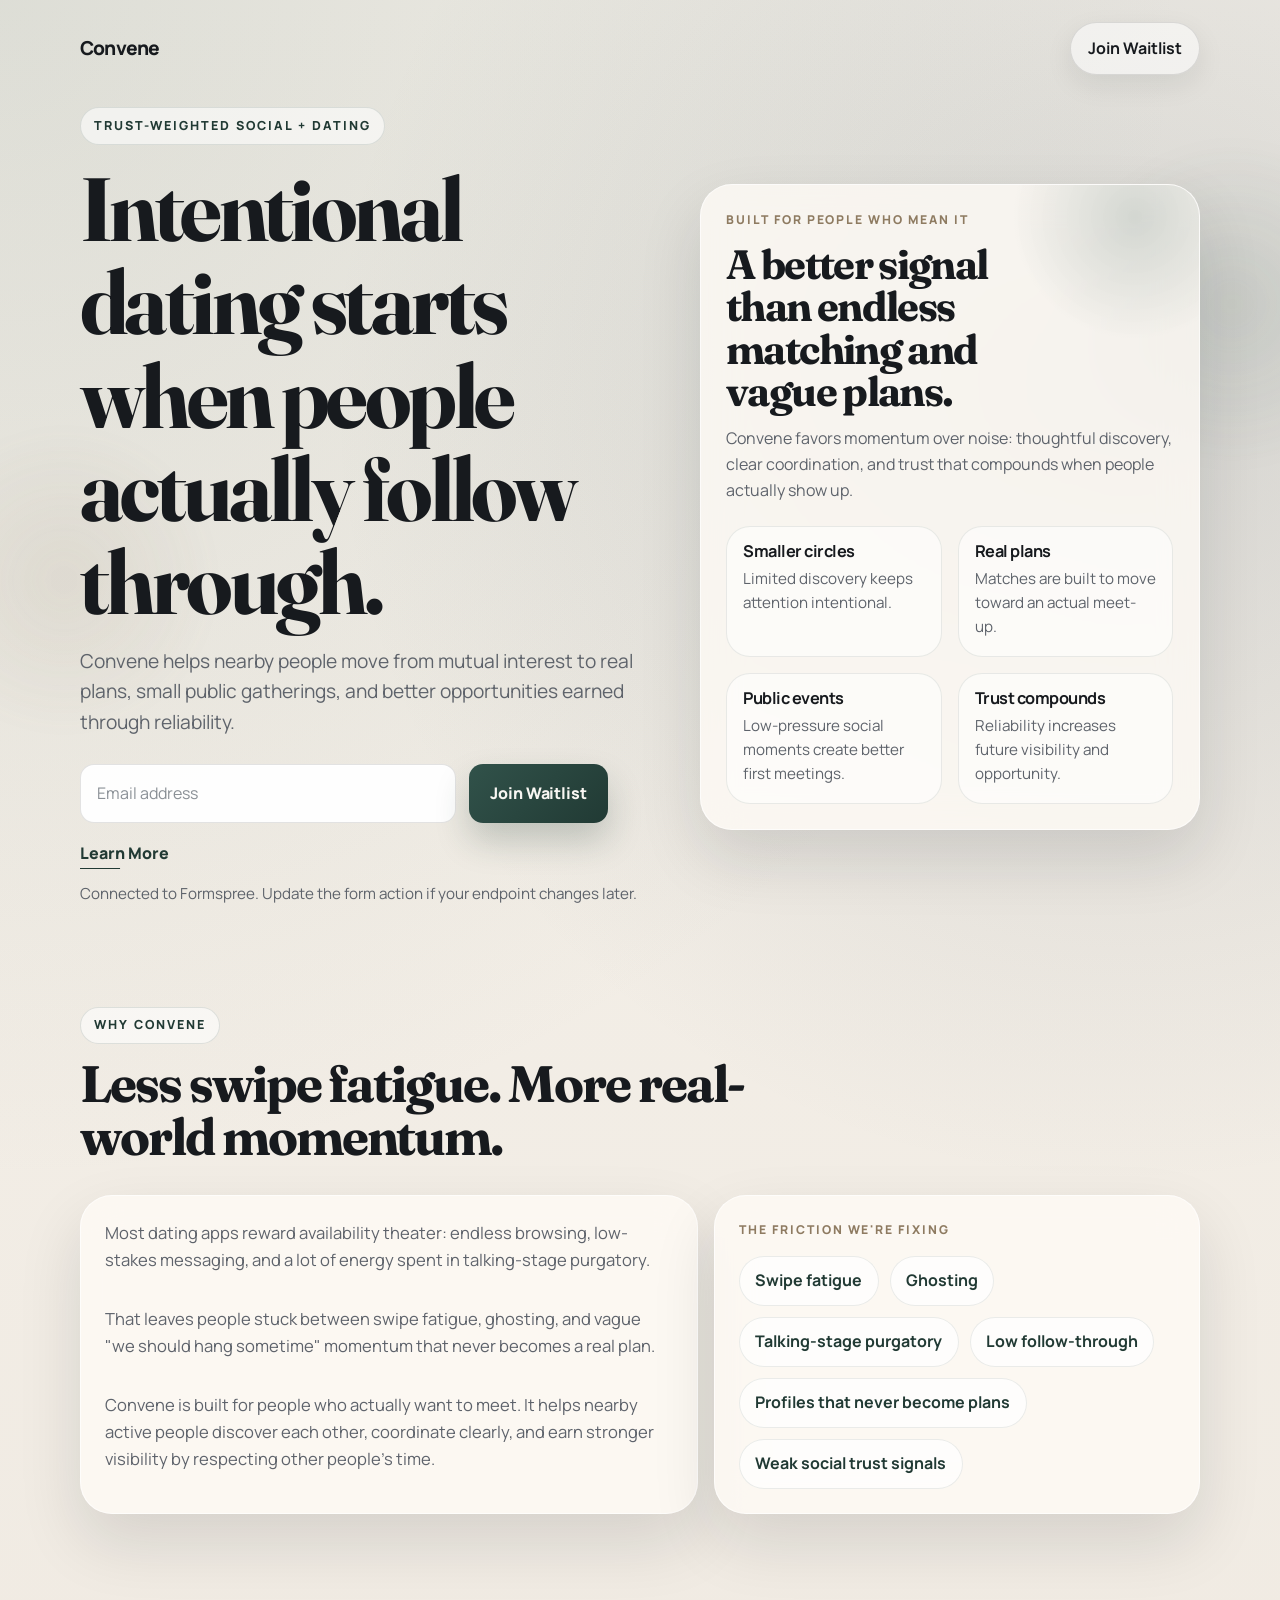
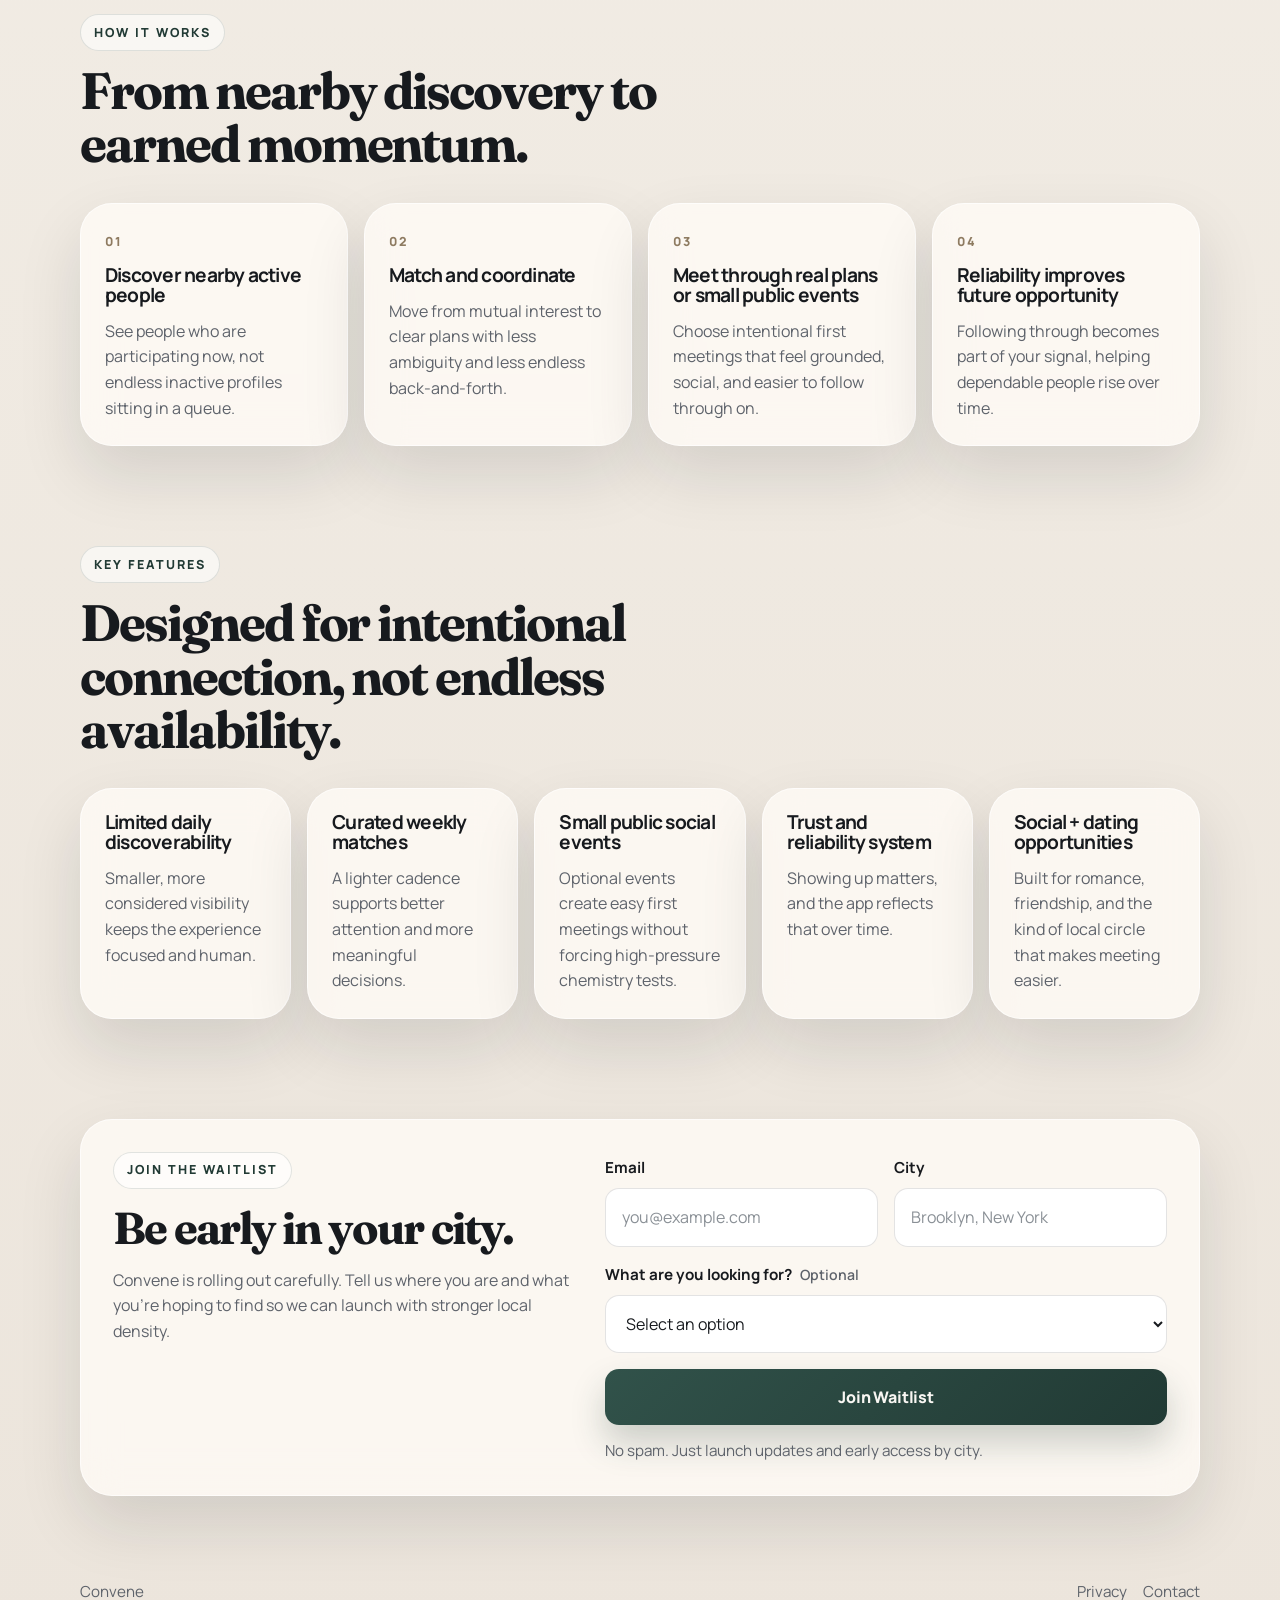
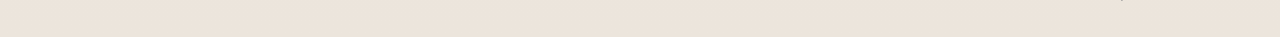
<file: index.html>
<!DOCTYPE html>
<html lang="en">
  <head>
    <meta charset="UTF-8" />
    <meta name="viewport" content="width=device-width, initial-scale=1.0" />
    <title>Convene | Intentional Dating, Real Follow-Through</title>
    <meta
      name="description"
      content="Convene is a trust-weighted social and dating app built for people who actually want to meet. Join the waitlist."
    />
    <meta name="theme-color" content="#31524a" />
    <script>
      document.documentElement.classList.add("js");
    </script>
    <link rel="preconnect" href="https://fonts.googleapis.com" />
    <link rel="preconnect" href="https://fonts.gstatic.com" crossorigin />
    <link
      href="https://fonts.googleapis.com/css2?family=Fraunces:opsz,wght@9..144,600;9..144,700&family=Manrope:wght@400;500;600;700;800&display=swap"
      rel="stylesheet"
    />
    <link rel="stylesheet" href="style.css" />
    <script src="script.js" defer></script>
  </head>
  <body>
    <div class="page-shell">
      <header class="site-header">
        <a class="brand" href="#top">Convene</a>
        <a class="header-link" href="#waitlist">Join Waitlist</a>
      </header>

      <main id="top">
        <section class="section hero">
          <div class="hero-copy" data-reveal>
            <p class="eyebrow">Trust-weighted social + dating</p>

            <!-- Customize the core headline and subheadline here. -->
            <h1>Intentional dating starts when people actually follow through.</h1>
            <p class="hero-text">
              Convene helps nearby people move from mutual interest to real
              plans, small public gatherings, and better opportunities earned
              through reliability.
            </p>

            <form
              id="hero-form"
              class="waitlist-form compact-form"
              action="https://formspree.io/f/mjgaegzy"
              method="POST"
              data-waitlist-form
              data-form-message="hero"
            >
              <input type="hidden" name="source" value="hero" />
              <label class="sr-only" for="hero-email">Email address</label>
              <input
                id="hero-email"
                name="email"
                type="email"
                placeholder="Email address"
                autocomplete="email"
                required
              />
              <button class="button-primary" type="submit">
                Join Waitlist
              </button>
            </form>

            <div
              class="form-message"
              data-form-message-panel="hero"
              aria-live="polite"
              hidden
            ></div>

            <div class="success-panel" data-success-panel hidden>
              Thanks for joining. We'll reach out as Convene opens in more
              cities.
            </div>

            <div class="hero-actions">
              <a class="secondary-link" href="#learn-more">Learn More</a>
              <p class="helper-text">
                Connected to Formspree. Update the form action if your endpoint
                changes later.
              </p>
            </div>
          </div>

          <aside class="hero-panel card" data-reveal>
            <div class="hero-panel-top">
              <p class="panel-kicker">Built for people who mean it</p>
              <h2 class="panel-title">
                A better signal than endless matching and vague plans.
              </h2>
              <p class="panel-copy">
                Convene favors momentum over noise: thoughtful discovery, clear
                coordination, and trust that compounds when people actually show
                up.
              </p>
            </div>

            <div class="signal-grid">
              <article class="signal-card">
                <h3>Smaller circles</h3>
                <p>Limited discovery keeps attention intentional.</p>
              </article>
              <article class="signal-card">
                <h3>Real plans</h3>
                <p>Matches are built to move toward an actual meet-up.</p>
              </article>
              <article class="signal-card">
                <h3>Public events</h3>
                <p>Low-pressure social moments create better first meetings.</p>
              </article>
              <article class="signal-card">
                <h3>Trust compounds</h3>
                <p>Reliability increases future visibility and opportunity.</p>
              </article>
            </div>
          </aside>
        </section>

        <section class="section" id="learn-more">
          <div class="section-intro" data-reveal>
            <p class="eyebrow">Why Convene</p>
            <h2>Less swipe fatigue. More real-world momentum.</h2>
          </div>

          <div class="positioning-grid">
            <article class="card prose-card" data-reveal>
              <!-- Customize the positioning copy below if the product story evolves. -->
              <p>
                Most dating apps reward availability theater: endless browsing,
                low-stakes messaging, and a lot of energy spent in
                talking-stage purgatory.
              </p>
              <p>
                That leaves people stuck between swipe fatigue, ghosting, and
                vague "we should hang sometime" momentum that never becomes a
                real plan.
              </p>
              <p>
                Convene is built for people who actually want to meet. It helps
                nearby active people discover each other, coordinate clearly,
                and earn stronger visibility by respecting other people's time.
              </p>
            </article>

            <article class="card pain-card" data-reveal>
              <p class="mini-label">The friction we're fixing</p>
              <ul class="pill-list">
                <li>Swipe fatigue</li>
                <li>Ghosting</li>
                <li>Talking-stage purgatory</li>
                <li>Low follow-through</li>
                <li>Profiles that never become plans</li>
                <li>Weak social trust signals</li>
              </ul>
            </article>
          </div>
        </section>

        <section class="section">
          <div class="section-intro" data-reveal>
            <p class="eyebrow">How It Works</p>
            <h2>From nearby discovery to earned momentum.</h2>
          </div>

          <div class="steps-grid">
            <article class="card step-card" data-reveal>
              <span class="step-number">01</span>
              <h3>Discover nearby active people</h3>
              <p>
                See people who are participating now, not endless inactive
                profiles sitting in a queue.
              </p>
            </article>

            <article class="card step-card" data-reveal>
              <span class="step-number">02</span>
              <h3>Match and coordinate</h3>
              <p>
                Move from mutual interest to clear plans with less ambiguity and
                less endless back-and-forth.
              </p>
            </article>

            <article class="card step-card" data-reveal>
              <span class="step-number">03</span>
              <h3>Meet through real plans or small public events</h3>
              <p>
                Choose intentional first meetings that feel grounded, social,
                and easier to follow through on.
              </p>
            </article>

            <article class="card step-card" data-reveal>
              <span class="step-number">04</span>
              <h3>Reliability improves future opportunity</h3>
              <p>
                Following through becomes part of your signal, helping dependable
                people rise over time.
              </p>
            </article>
          </div>
        </section>

        <section class="section">
          <div class="section-intro" data-reveal>
            <p class="eyebrow">Key Features</p>
            <h2>Designed for intentional connection, not endless availability.</h2>
          </div>

          <div class="features-grid">
            <article class="card feature-card" data-reveal>
              <h3>Limited daily discoverability</h3>
              <p>
                Smaller, more considered visibility keeps the experience focused
                and human.
              </p>
            </article>

            <article class="card feature-card" data-reveal>
              <h3>Curated weekly matches</h3>
              <p>
                A lighter cadence supports better attention and more meaningful
                decisions.
              </p>
            </article>

            <article class="card feature-card" data-reveal>
              <h3>Small public social events</h3>
              <p>
                Optional events create easy first meetings without forcing
                high-pressure chemistry tests.
              </p>
            </article>

            <article class="card feature-card" data-reveal>
              <h3>Trust and reliability system</h3>
              <p>
                Showing up matters, and the app reflects that over time.
              </p>
            </article>

            <article class="card feature-card" data-reveal>
              <h3>Social + dating opportunities</h3>
              <p>
                Built for romance, friendship, and the kind of local circle that
                makes meeting easier.
              </p>
            </article>
          </div>
        </section>

        <section class="section" id="waitlist">
          <div class="waitlist-shell card" data-reveal>
            <div class="waitlist-copy">
              <p class="eyebrow">Join The Waitlist</p>
              <h2>Be early in your city.</h2>
              <p>
                Convene is rolling out carefully. Tell us where you are and what
                you're hoping to find so we can launch with stronger local
                density.
              </p>
            </div>

            <div>
              <form
                id="waitlist-form"
                class="waitlist-form detailed-form"
                action="https://formspree.io/f/mjgaegzy"
                method="POST"
                data-waitlist-form
                data-form-message="waitlist"
              >
                <input type="hidden" name="source" value="waitlist" />

                <div class="field-grid">
                  <div class="field">
                    <label for="waitlist-email">Email</label>
                    <input
                      id="waitlist-email"
                      name="email"
                      type="email"
                      placeholder="you@example.com"
                      autocomplete="email"
                      required
                    />
                  </div>

                  <div class="field">
                    <label for="waitlist-city">City</label>
                    <input
                      id="waitlist-city"
                      name="city"
                      type="text"
                      placeholder="Brooklyn, New York"
                      autocomplete="address-level2"
                      required
                    />
                  </div>

                  <div class="field field-full">
                    <label for="waitlist-intent">
                      What are you looking for?
                      <span class="optional-label">Optional</span>
                    </label>
                    <select id="waitlist-intent" name="looking_for">
                      <option value="">Select an option</option>
                      <option value="Dating">Dating</option>
                      <option value="Serious relationship">
                        Serious relationship
                      </option>
                      <option value="Friends / social circle">
                        Friends / social circle
                      </option>
                      <option value="Open to both">Open to both</option>
                    </select>
                  </div>
                </div>

                <button class="button-primary button-wide" type="submit">
                  Join Waitlist
                </button>
              </form>

              <div
                class="form-message"
                data-form-message-panel="waitlist"
                aria-live="polite"
                hidden
              ></div>

              <div class="success-panel" data-success-panel hidden>
                You're on the list. We'll reach out when Convene is ready to
                open up in your area.
              </div>

              <p class="helper-text helper-text-tight">
                No spam. Just launch updates and early access by city.
              </p>
            </div>
          </div>
        </section>
      </main>

      <footer class="site-footer">
        <p>Convene</p>

        <!-- Replace these placeholder footer links when you add real pages. -->
        <div class="footer-links">
          <a href="#">Privacy</a>
          <a href="#">Contact</a>
        </div>
      </footer>
    </div>
  </body>
</html>
</file>
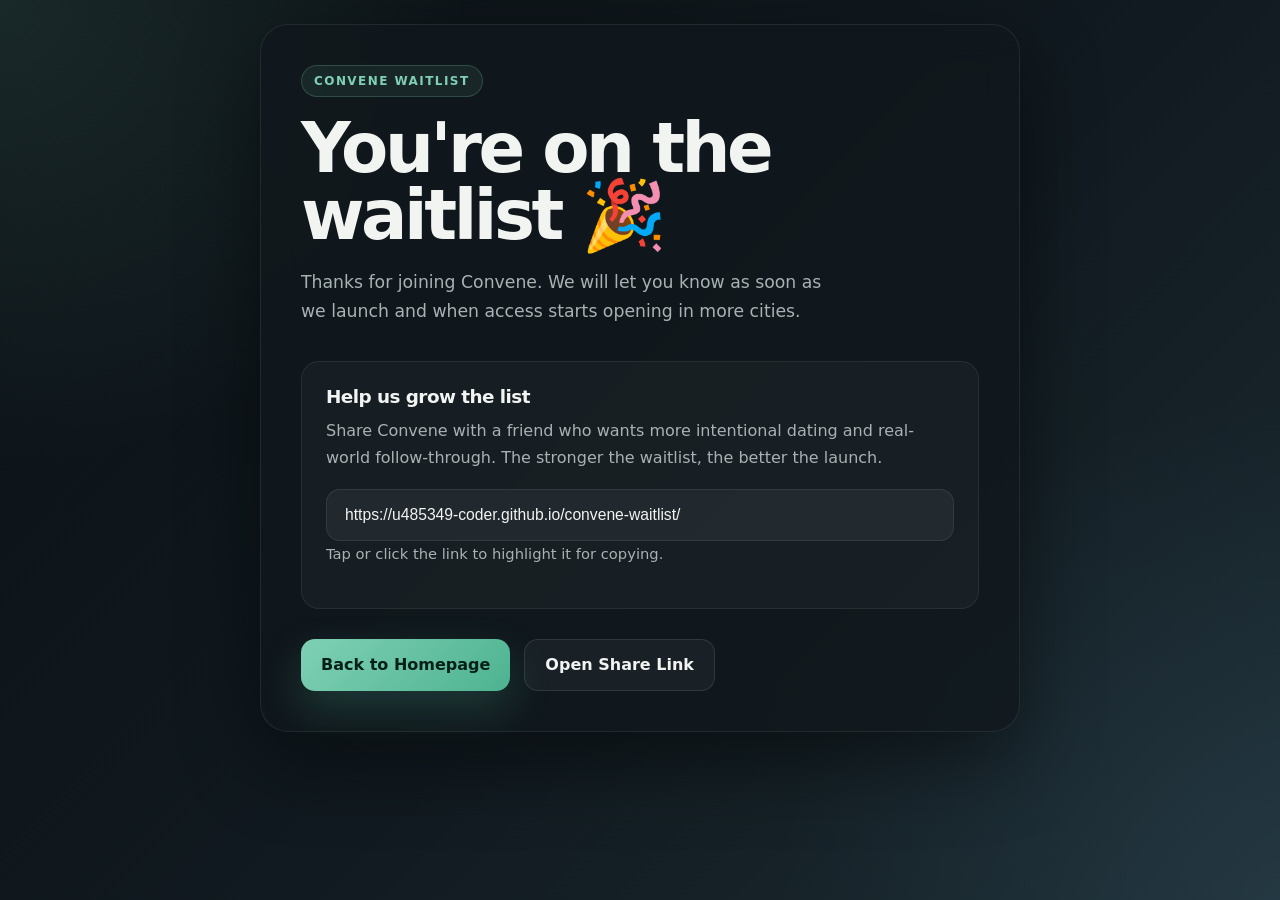
<file: thanks.html>
<!DOCTYPE html>
<html lang="en">
  <head>
    <meta charset="UTF-8" />
    <meta name="viewport" content="width=device-width, initial-scale=1.0" />
    <title>Convene | Thanks</title>
    <style>
      :root {
        --bg-1: #0b1115;
        --bg-2: #111a20;
        --bg-3: #1b2b30;
        --card: rgba(17, 24, 29, 0.84);
        --card-border: rgba(255, 255, 255, 0.08);
        --text: #f2f4f2;
        --muted: #a9b2b3;
        --accent: #7fd0b4;
        --accent-strong: #4db390;
        --input-bg: rgba(255, 255, 255, 0.05);
        --shadow: 0 30px 80px rgba(0, 0, 0, 0.45);
        --radius-xl: 28px;
        --radius-lg: 18px;
      }

      * {
        box-sizing: border-box;
      }

      html,
      body {
        margin: 0;
        min-height: 100%;
      }

      body {
        display: grid;
        place-items: center;
        padding: 24px;
        font-family: Inter, ui-sans-serif, system-ui, -apple-system, BlinkMacSystemFont,
          "Segoe UI", sans-serif;
        color: var(--text);
        background:
          radial-gradient(circle at top left, rgba(127, 208, 180, 0.12), transparent 30%),
          radial-gradient(circle at bottom right, rgba(84, 125, 164, 0.16), transparent 32%),
          linear-gradient(135deg, var(--bg-1) 0%, var(--bg-2) 55%, var(--bg-3) 100%);
      }

      .card {
        width: min(100%, 760px);
        padding: 40px;
        border: 1px solid var(--card-border);
        border-radius: var(--radius-xl);
        background: var(--card);
        box-shadow: var(--shadow);
        backdrop-filter: blur(18px);
        animation: fade-up 700ms ease both;
      }

      .eyebrow {
        display: inline-flex;
        margin-bottom: 18px;
        padding: 8px 12px;
        border: 1px solid rgba(127, 208, 180, 0.22);
        border-radius: 999px;
        background: rgba(127, 208, 180, 0.08);
        color: var(--accent);
        font-size: 12px;
        font-weight: 700;
        letter-spacing: 0.12em;
        text-transform: uppercase;
      }

      h1 {
        margin: 0;
        font-size: clamp(2.4rem, 6vw, 4.3rem);
        line-height: 0.98;
        letter-spacing: -0.05em;
      }

      .subtext {
        max-width: 48ch;
        margin: 18px 0 0;
        color: var(--muted);
        font-size: 1.08rem;
        line-height: 1.7;
      }

      .share-section {
        margin-top: 34px;
        padding: 24px;
        border: 1px solid rgba(255, 255, 255, 0.07);
        border-radius: var(--radius-lg);
        background: rgba(255, 255, 255, 0.03);
      }

      .share-section h2 {
        margin: 0 0 10px;
        font-size: 1.15rem;
        letter-spacing: -0.03em;
      }

      .share-section p {
        margin: 0 0 18px;
        color: var(--muted);
        line-height: 1.7;
      }

      .referral-input {
        width: 100%;
        padding: 16px 18px;
        border: 1px solid rgba(255, 255, 255, 0.08);
        border-radius: 14px;
        background: var(--input-bg);
        color: var(--text);
        font-size: 0.98rem;
        outline: none;
        transition:
          border-color 180ms ease,
          box-shadow 180ms ease,
          transform 180ms ease;
      }

      .referral-input:hover,
      .referral-input:focus {
        border-color: rgba(127, 208, 180, 0.34);
        box-shadow: 0 0 0 4px rgba(127, 208, 180, 0.08);
      }

      .hint {
        margin-top: 10px;
        color: #8f989a;
        font-size: 0.92rem;
      }

      .actions {
        display: flex;
        flex-wrap: wrap;
        gap: 14px;
        margin-top: 30px;
      }

      .button {
        display: inline-flex;
        align-items: center;
        justify-content: center;
        min-height: 52px;
        padding: 0 20px;
        border-radius: 14px;
        text-decoration: none;
        font-weight: 700;
        transition:
          transform 180ms ease,
          box-shadow 180ms ease,
          background-color 180ms ease,
          border-color 180ms ease;
      }

      .button-primary {
        background: linear-gradient(135deg, var(--accent) 0%, var(--accent-strong) 100%);
        color: #062018;
        box-shadow: 0 18px 40px rgba(77, 179, 144, 0.22);
      }

      .button-secondary {
        border: 1px solid rgba(255, 255, 255, 0.1);
        background: rgba(255, 255, 255, 0.04);
        color: var(--text);
      }

      .button:hover,
      .button:focus-visible {
        transform: translateY(-2px);
      }

      .button-primary:hover,
      .button-primary:focus-visible {
        box-shadow: 0 22px 46px rgba(77, 179, 144, 0.28);
      }

      .button-secondary:hover,
      .button-secondary:focus-visible {
        border-color: rgba(255, 255, 255, 0.18);
        background: rgba(255, 255, 255, 0.08);
      }

      @keyframes fade-up {
        from {
          opacity: 0;
          transform: translateY(20px);
        }

        to {
          opacity: 1;
          transform: translateY(0);
        }
      }

      @media (max-width: 640px) {
        body {
          padding: 16px;
        }

        .card {
          padding: 28px 22px;
        }

        .share-section {
          padding: 18px;
        }

        .actions {
          flex-direction: column;
        }

        .button {
          width: 100%;
        }
      }
    </style>
  </head>
  <body>
    <main class="card">
      <div class="eyebrow">Convene Waitlist</div>
      <h1>You're on the waitlist 🎉</h1>
      <p class="subtext">
        Thanks for joining Convene. We will let you know as soon as we launch
        and when access starts opening in more cities.
      </p>

      <section class="share-section">
        <h2>Help us grow the list</h2>
        <p>
          Share Convene with a friend who wants more intentional dating and
          real-world follow-through. The stronger the waitlist, the better the
          launch.
        </p>
        <input
          class="referral-input"
          type="text"
          value="https://u485349-coder.github.io/convene-waitlist/"
          readonly
          aria-label="Referral link"
        />
        <p class="hint">Tap or click the link to highlight it for copying.</p>
      </section>

      <div class="actions">
        <a class="button button-primary" href="index.html">Back to Homepage</a>
        <a
          class="button button-secondary"
          href="https://u485349-coder.github.io/convene-waitlist/"
        >
          Open Share Link
        </a>
      </div>
    </main>
  </body>
</html>
</file>
<file: style.css>
/* Customize these variables first when you settle on the final brand palette. */
:root {
  --bg: #f5f1ea;
  --bg-deep: #ece5dc;
  --surface: rgba(255, 252, 247, 0.78);
  --surface-strong: #fffdfa;
  --line: rgba(25, 28, 31, 0.12);
  --text: #171a1e;
  --muted: #5e636b;
  --accent: #31524a;
  --accent-strong: #213a34;
  --accent-soft: #d8e1dd;
  --highlight: #8e7b61;
  --shadow: 0 28px 64px rgba(20, 24, 29, 0.12);
  --radius-xl: 32px;
  --radius-lg: 24px;
  --radius-md: 18px;
  --radius-sm: 14px;
  --max-width: 1160px;
}

html {
  scroll-behavior: smooth;
}

*,
*::before,
*::after {
  box-sizing: border-box;
}

body {
  margin: 0;
  min-width: 320px;
  font-family: "Manrope", "Avenir Next", "Segoe UI Variable", sans-serif;
  line-height: 1.6;
  color: var(--text);
  background:
    radial-gradient(circle at top left, rgba(113, 134, 124, 0.18), transparent 34%),
    radial-gradient(circle at 88% 12%, rgba(72, 87, 98, 0.18), transparent 26%),
    linear-gradient(180deg, var(--bg) 0%, var(--bg-deep) 100%);
}

body::before,
body::after {
  content: "";
  position: fixed;
  inset: auto;
  border-radius: 999px;
  pointer-events: none;
  filter: blur(10px);
  opacity: 0.65;
  z-index: -1;
}

body::before {
  top: 8rem;
  right: -8rem;
  width: 22rem;
  height: 22rem;
  background: radial-gradient(circle, rgba(49, 82, 74, 0.18), transparent 68%);
}

body::after {
  bottom: 10rem;
  left: -6rem;
  width: 20rem;
  height: 20rem;
  background: radial-gradient(circle, rgba(142, 123, 97, 0.16), transparent 70%);
}

img {
  display: block;
  max-width: 100%;
}

a {
  color: inherit;
  text-decoration: none;
}

button,
input,
select {
  font: inherit;
}

button {
  cursor: pointer;
  border: 0;
}

code {
  font-family: "SFMono-Regular", Consolas, "Liberation Mono", Menlo, monospace;
  font-size: 0.92em;
}

:focus-visible {
  outline: 3px solid rgba(49, 82, 74, 0.24);
  outline-offset: 3px;
}

h1,
h2,
h3 {
  margin: 0;
  line-height: 1.04;
  letter-spacing: -0.04em;
}

h1,
h2 {
  font-family: "Fraunces", Georgia, serif;
}

p {
  margin: 0;
}

[hidden] {
  display: none !important;
}

.page-shell {
  position: relative;
  overflow: clip;
}

.site-header,
.section,
.site-footer {
  width: min(100%, var(--max-width));
  margin: 0 auto;
  padding-left: 1.25rem;
  padding-right: 1.25rem;
}

.site-header {
  display: flex;
  align-items: center;
  justify-content: space-between;
  gap: 1rem;
  padding-top: 1.35rem;
}

.brand {
  font-size: 1.2rem;
  font-weight: 800;
  letter-spacing: -0.04em;
}

.header-link,
.secondary-link {
  transition:
    transform 180ms ease,
    background-color 180ms ease,
    border-color 180ms ease,
    color 180ms ease,
    box-shadow 180ms ease;
}

.header-link {
  display: inline-flex;
  align-items: center;
  justify-content: center;
  padding: 0.82rem 1.05rem;
  border-radius: 999px;
  border: 1px solid var(--line);
  background: rgba(255, 255, 255, 0.54);
  box-shadow: 0 10px 28px rgba(19, 22, 25, 0.08);
  font-weight: 700;
}

.header-link:hover,
.header-link:focus-visible {
  transform: translateY(-1px);
  background: rgba(255, 255, 255, 0.84);
}

.section {
  padding-top: 1.5rem;
  padding-bottom: 4.75rem;
}

.hero {
  display: grid;
  grid-template-columns: minmax(0, 1.08fr) minmax(320px, 0.92fr);
  gap: 2rem;
  align-items: center;
  min-height: calc(100vh - 5rem);
  padding-top: 2rem;
}

.hero-copy {
  display: flex;
  flex-direction: column;
  gap: 1.1rem;
}

.eyebrow,
.panel-kicker,
.mini-label,
.step-number {
  letter-spacing: 0.16em;
  text-transform: uppercase;
}

.eyebrow {
  display: inline-flex;
  align-self: flex-start;
  padding: 0.48rem 0.82rem;
  border-radius: 999px;
  border: 1px solid rgba(49, 82, 74, 0.14);
  background: rgba(255, 255, 255, 0.58);
  color: var(--accent-strong);
  font-size: 0.78rem;
  font-weight: 800;
}

.hero h1 {
  max-width: 10ch;
  font-size: clamp(3rem, 7vw, 6rem);
}

.hero-text {
  max-width: 36rem;
  color: var(--muted);
  font-size: clamp(1.05rem, 1.8vw, 1.2rem);
}

.waitlist-form {
  width: 100%;
}

.compact-form {
  display: grid;
  grid-template-columns: minmax(0, 1fr) auto;
  gap: 0.8rem;
  max-width: 33rem;
  margin-top: 0.5rem;
}

.detailed-form {
  margin-top: 0.25rem;
}

input,
select {
  width: 100%;
  border: 1px solid rgba(25, 28, 31, 0.12);
  border-radius: var(--radius-sm);
  padding: 1rem 1rem;
  color: var(--text);
  background: rgba(255, 255, 255, 0.94);
  box-shadow: inset 0 1px 0 rgba(255, 255, 255, 0.85);
  transition:
    border-color 180ms ease,
    box-shadow 180ms ease,
    transform 180ms ease;
}

input::placeholder {
  color: #8a9096;
}

input:hover,
select:hover,
input:focus,
select:focus {
  border-color: rgba(49, 82, 74, 0.32);
  box-shadow:
    0 0 0 4px rgba(49, 82, 74, 0.08),
    inset 0 1px 0 rgba(255, 255, 255, 0.95);
}

.button-primary {
  display: inline-flex;
  align-items: center;
  justify-content: center;
  min-height: 3.5rem;
  padding: 0.95rem 1.35rem;
  border-radius: var(--radius-sm);
  background:
    linear-gradient(135deg, var(--accent) 0%, var(--accent-strong) 100%);
  color: #f8f6f2;
  font-weight: 800;
  letter-spacing: -0.01em;
  box-shadow: 0 18px 34px rgba(33, 58, 52, 0.22);
  transition:
    transform 180ms ease,
    box-shadow 180ms ease,
    filter 180ms ease;
}

.button-primary:hover,
.button-primary:focus-visible {
  transform: translateY(-1px);
  box-shadow: 0 20px 38px rgba(33, 58, 52, 0.26);
  filter: saturate(1.05);
}

.button-primary:disabled {
  cursor: progress;
  transform: none;
  opacity: 0.92;
}

.button-wide {
  width: 100%;
  margin-top: 1rem;
}

.hero-actions {
  display: flex;
  flex-wrap: wrap;
  gap: 1rem 1.2rem;
  align-items: center;
}

.secondary-link {
  position: relative;
  font-weight: 800;
  color: var(--accent-strong);
}

.secondary-link::after {
  content: "";
  position: absolute;
  left: 0;
  bottom: -0.2rem;
  width: 100%;
  height: 1px;
  background: currentColor;
  transform: scaleX(0.45);
  transform-origin: left;
  transition: transform 180ms ease;
}

.secondary-link:hover::after,
.secondary-link:focus-visible::after {
  transform: scaleX(1);
}

.helper-text {
  color: var(--muted);
  font-size: 0.95rem;
}

.helper-text-tight {
  margin-top: 0.85rem;
}

.form-message,
.success-panel {
  margin-top: 0.9rem;
  padding: 0.95rem 1rem;
  border-radius: var(--radius-md);
  font-size: 0.96rem;
}

.form-message {
  border: 1px solid rgba(142, 123, 97, 0.22);
  background: rgba(142, 123, 97, 0.1);
  color: #5d4934;
}

.success-panel {
  border: 1px solid rgba(49, 82, 74, 0.16);
  background: var(--accent-soft);
  color: var(--accent-strong);
}

.card {
  border: 1px solid rgba(255, 255, 255, 0.62);
  border-radius: var(--radius-xl);
  background: var(--surface);
  box-shadow: var(--shadow);
  backdrop-filter: blur(18px);
}

.hero-panel {
  position: relative;
  padding: 1.6rem;
  overflow: hidden;
}

.hero-panel::before {
  content: "";
  position: absolute;
  top: -6rem;
  right: -4rem;
  width: 16rem;
  height: 16rem;
  border-radius: 50%;
  background: radial-gradient(circle, rgba(49, 82, 74, 0.18), transparent 68%);
}

.hero-panel-top {
  position: relative;
  z-index: 1;
}

.panel-kicker,
.mini-label {
  color: var(--highlight);
  font-size: 0.76rem;
  font-weight: 800;
}

.panel-title {
  max-width: 12ch;
  margin-top: 0.8rem;
  font-size: clamp(2rem, 3.2vw, 2.8rem);
}

.panel-copy {
  max-width: 30rem;
  margin-top: 0.85rem;
  color: var(--muted);
}

.signal-grid,
.steps-grid,
.features-grid {
  display: grid;
  gap: 1rem;
}

.signal-grid {
  position: relative;
  z-index: 1;
  grid-template-columns: repeat(2, minmax(0, 1fr));
  margin-top: 1.4rem;
}

.signal-card {
  padding: 1rem;
  border-radius: var(--radius-lg);
  border: 1px solid rgba(49, 82, 74, 0.1);
  background: rgba(255, 255, 255, 0.52);
}

.signal-card h3 {
  margin-bottom: 0.45rem;
  font-size: 1.02rem;
  letter-spacing: -0.03em;
}

.signal-card p {
  color: var(--muted);
  font-size: 0.95rem;
}

.section-intro {
  display: flex;
  flex-direction: column;
  gap: 0.8rem;
  max-width: 42rem;
  margin-bottom: 2rem;
}

.section-intro h2 {
  font-size: clamp(2rem, 4vw, 3.45rem);
}

.positioning-grid {
  display: grid;
  grid-template-columns: minmax(0, 1.12fr) minmax(280px, 0.88fr);
  gap: 1rem;
}

.prose-card,
.pain-card,
.step-card,
.feature-card {
  padding: 1.5rem;
}

.prose-card {
  display: grid;
  gap: 1rem;
  font-size: 1.04rem;
}

.prose-card p {
  color: var(--muted);
}

.pain-card {
  display: flex;
  flex-direction: column;
  gap: 1rem;
}

.pill-list {
  display: flex;
  flex-wrap: wrap;
  gap: 0.7rem;
  list-style: none;
  padding: 0;
  margin: 0;
}

.pill-list li {
  padding: 0.7rem 0.95rem;
  border: 1px solid rgba(49, 82, 74, 0.1);
  border-radius: 999px;
  background: rgba(255, 255, 255, 0.7);
  font-weight: 700;
  color: var(--accent-strong);
}

.steps-grid {
  grid-template-columns: repeat(4, minmax(0, 1fr));
}

.step-card {
  min-height: 100%;
}

.step-number {
  display: inline-flex;
  margin-bottom: 0.9rem;
  color: var(--highlight);
  font-size: 0.78rem;
  font-weight: 800;
}

.step-card h3,
.feature-card h3 {
  margin-bottom: 0.8rem;
  font-size: 1.2rem;
}

.step-card p,
.feature-card p {
  color: var(--muted);
}

.features-grid {
  grid-template-columns: repeat(5, minmax(0, 1fr));
}

.waitlist-shell {
  display: grid;
  grid-template-columns: minmax(260px, 0.9fr) minmax(0, 1.1fr);
  gap: 2rem;
  padding: 2rem;
}

.waitlist-copy {
  display: flex;
  flex-direction: column;
  gap: 1rem;
}

.waitlist-copy h2 {
  font-size: clamp(2rem, 3.5vw, 3rem);
}

.waitlist-copy p:last-child {
  color: var(--muted);
}

.field-grid {
  display: grid;
  grid-template-columns: repeat(2, minmax(0, 1fr));
  gap: 1rem;
}

.field {
  display: flex;
  flex-direction: column;
  gap: 0.48rem;
}

.field label {
  font-size: 0.95rem;
  font-weight: 700;
}

.optional-label {
  margin-left: 0.35rem;
  color: var(--muted);
  font-size: 0.88rem;
  font-weight: 600;
}

.field-full {
  grid-column: 1 / -1;
}

.site-footer {
  display: flex;
  align-items: center;
  justify-content: space-between;
  gap: 1rem;
  padding-top: 0.5rem;
  padding-bottom: 2rem;
  color: var(--muted);
  font-size: 0.95rem;
}

.footer-links {
  display: flex;
  flex-wrap: wrap;
  gap: 1rem;
}

.footer-links a {
  transition: color 180ms ease;
}

.footer-links a:hover,
.footer-links a:focus-visible {
  color: var(--accent-strong);
}

.sr-only {
  position: absolute;
  width: 1px;
  height: 1px;
  padding: 0;
  margin: -1px;
  overflow: hidden;
  clip: rect(0, 0, 0, 0);
  white-space: nowrap;
  border: 0;
}

.js [data-reveal] {
  opacity: 0;
  transform: translateY(24px);
  transition:
    opacity 700ms ease,
    transform 700ms ease;
}

.js [data-reveal].is-visible {
  opacity: 1;
  transform: translateY(0);
}

@media (max-width: 1080px) {
  .hero {
    grid-template-columns: 1fr;
    min-height: auto;
  }

  .steps-grid {
    grid-template-columns: repeat(2, minmax(0, 1fr));
  }

  .features-grid {
    grid-template-columns: repeat(3, minmax(0, 1fr));
  }

  .waitlist-shell {
    grid-template-columns: 1fr;
  }
}

@media (max-width: 760px) {
  .section {
    padding-bottom: 3.75rem;
  }

  .compact-form,
  .positioning-grid,
  .field-grid,
  .signal-grid,
  .features-grid,
  .steps-grid {
    grid-template-columns: 1fr;
  }

  .hero h1 {
    max-width: 12ch;
  }

  .hero-panel,
  .waitlist-shell {
    padding: 1.35rem;
  }

  .site-footer,
  .site-header {
    flex-direction: column;
    align-items: flex-start;
  }
}

@media (max-width: 520px) {
  .site-header,
  .section,
  .site-footer {
    padding-left: 1rem;
    padding-right: 1rem;
  }

  .hero {
    padding-top: 1.5rem;
  }

  .button-primary,
  .header-link {
    width: 100%;
  }

  .hero-actions {
    align-items: flex-start;
  }
}

@media (prefers-reduced-motion: reduce) {
  html {
    scroll-behavior: auto;
  }

  *,
  *::before,
  *::after {
    animation-duration: 0.01ms !important;
    animation-iteration-count: 1 !important;
    scroll-behavior: auto !important;
    transition-duration: 0.01ms !important;
  }

  .js [data-reveal] {
    opacity: 1;
    transform: none;
  }
}
</file>
